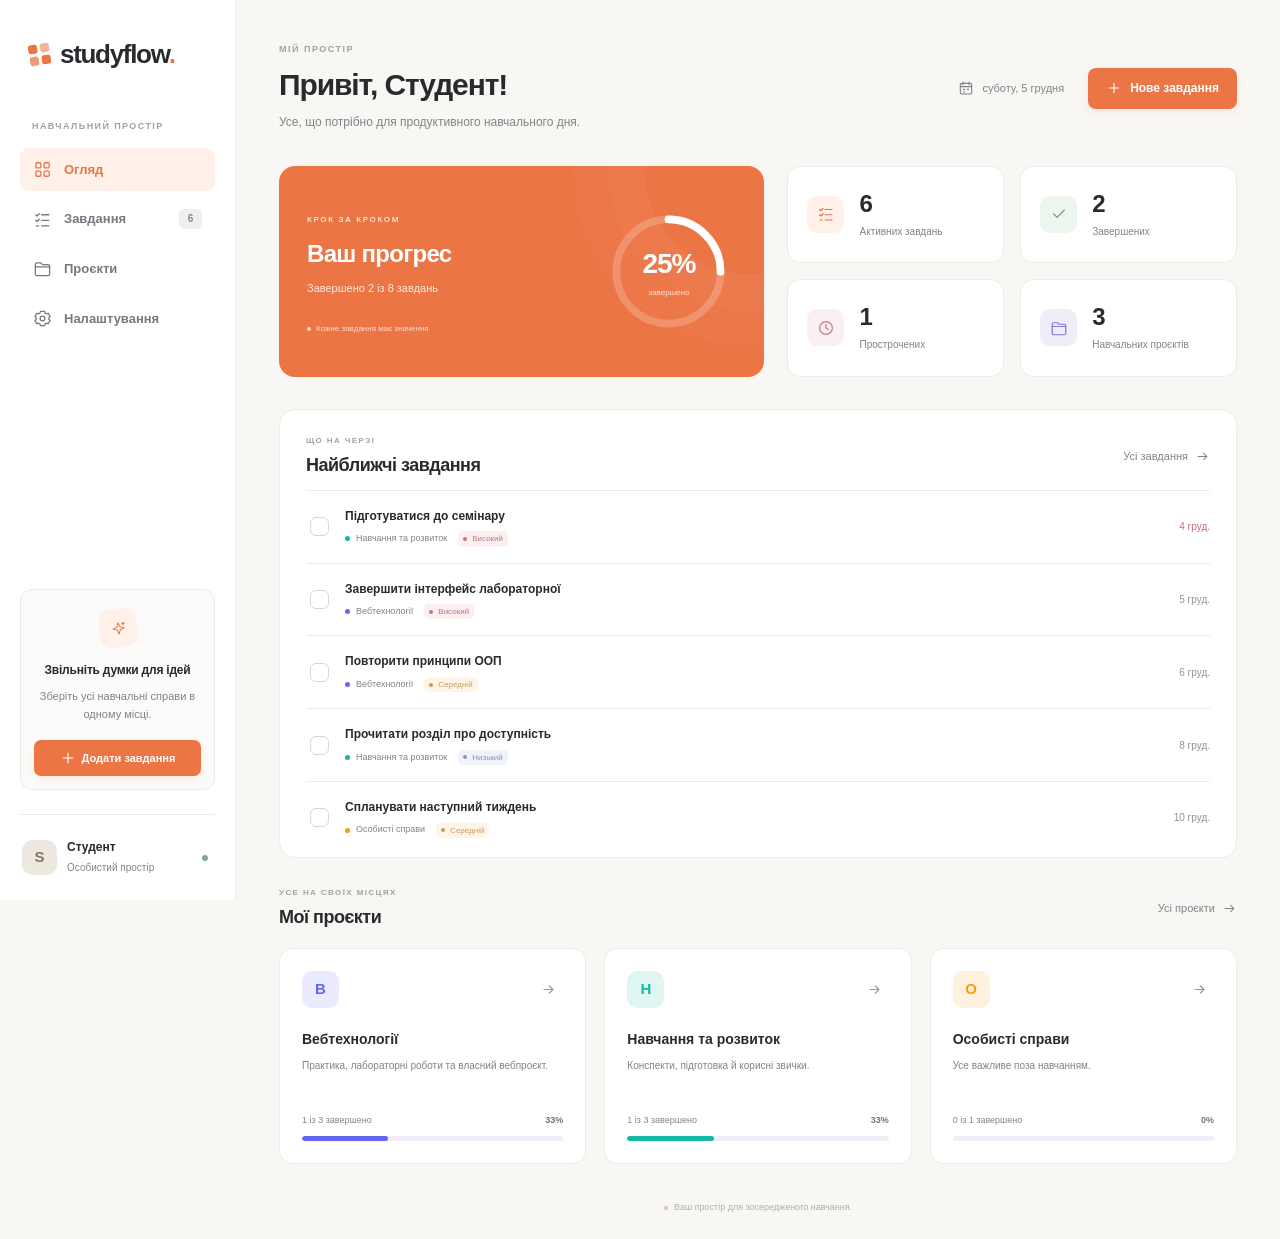
<file: index.html>
<!doctype html>
<html lang="uk">
<head>
  <meta charset="UTF-8">
  <meta name="viewport" content="width=device-width, initial-scale=1.0">
  <meta name="description" content="Studyflow — особистий планувальник навчальних завдань і проєктів. Організовуйте справи, стежте за дедлайнами та своїм прогресом.">
  <meta name="theme-color" content="#f8f7f4">
  <title>Studyflow — навчання у вашому ритмі</title>
  <link rel="stylesheet" href="styles.css">
  <script defer src="js/domain.js"></script>
  <script defer src="js/store.js"></script>
  <script defer src="js/views.js"></script>
  <script defer src="js/app.js"></script>
</head>
<body>
  <a class="skip-link" href="#main" data-control="skip">Перейти до вмісту</a>
  <svg class="svg-symbols" aria-hidden="true" xmlns="http://www.w3.org/2000/svg">
    <symbol id="icon-grid" viewBox="0 0 24 24"><rect x="3.5" y="3.5" width="6.5" height="6.5" rx="1.6"/><rect x="14" y="3.5" width="6.5" height="6.5" rx="1.6"/><rect x="3.5" y="14" width="6.5" height="6.5" rx="1.6"/><rect x="14" y="14" width="6.5" height="6.5" rx="1.6"/></symbol>
    <symbol id="icon-checklist" viewBox="0 0 24 24"><path d="m3.5 6 1.6 1.6L8 4.7M11 6h9M3.5 13l1.6 1.6L8 11.7M11 13h9M4 20h3M11 20h9"/></symbol>
    <symbol id="icon-folder" viewBox="0 0 24 24"><path d="M3 7a2 2 0 0 1 2-2h5l2 2h7a2 2 0 0 1 2 2v10a2 2 0 0 1-2 2H5a2 2 0 0 1-2-2Z"/><path d="M3 10h18"/></symbol>
    <symbol id="icon-settings" viewBox="0 0 24 24"><path d="m9.4 3-.6 2.1-2 .9-2-.6-2.4 4.2L4 11v2l-1.6 1.4 2.4 4.2 2-.6 2 .9.6 2.1h5.2l.6-2.1 2-.9 2 .6 2.4-4.2L20 13v-2l1.6-1.4-2.4-4.2-2 .6-2-.9L14.6 3Z"/><circle cx="12" cy="12" r="3"/></symbol>
    <symbol id="icon-plus" viewBox="0 0 24 24"><path d="M12 5v14M5 12h14"/></symbol>
    <symbol id="icon-arrow" viewBox="0 0 24 24"><path d="M5 12h14m-5-5 5 5-5 5"/></symbol>
    <symbol id="icon-search" viewBox="0 0 24 24"><circle cx="10.5" cy="10.5" r="6.5"/><path d="m16 16 4.5 4.5"/></symbol>
    <symbol id="icon-calendar" viewBox="0 0 24 24"><rect x="3.5" y="5" width="17" height="16" rx="2"/><path d="M7.5 3v4M16.5 3v4M3.5 10h17M8 14h2M14 14h2M8 18h2"/></symbol>
    <symbol id="icon-check" viewBox="0 0 24 24"><path d="m5 12 4.5 4.5L19 7"/></symbol>
    <symbol id="icon-clock" viewBox="0 0 24 24"><circle cx="12" cy="12" r="8.5"/><path d="M12 7v5l3.5 2"/></symbol>
    <symbol id="icon-close" viewBox="0 0 24 24"><path d="m6 6 12 12M18 6 6 18"/></symbol>
    <symbol id="icon-download" viewBox="0 0 24 24"><path d="M12 3v12m-4-4 4 4 4-4M4 16v4h16v-4"/></symbol>
    <symbol id="icon-upload" viewBox="0 0 24 24"><path d="M12 16V4m-4 4 4-4 4 4M4 16v4h16v-4"/></symbol>
    <symbol id="icon-spark" viewBox="0 0 24 24"><path d="m12 3 2.4 6.6L21 12l-6.6 2.4L12 21l-2.4-6.6L3 12l6.6-2.4ZM20 3v4M18 5h4"/></symbol>
    <symbol id="icon-edit" viewBox="0 0 24 24"><path d="m15 4 5 5M4 20l5-1 11-11a2.1 2.1 0 0 0-5-5L4 14Z"/></symbol>
    <symbol id="icon-trash" viewBox="0 0 24 24"><path d="M4 6h16M9 6V3h6v3M6 6l1 15h10l1-15M10 10v7M14 10v7"/></symbol>
  </svg>

  <aside class="sidebar" aria-label="Бічна панель">
    <a class="brand" href="#overview" aria-label="Studyflow — огляд" data-control="brand"><span class="brand-mark" aria-hidden="true"><i></i><i></i><i></i><i></i></span><span>studyflow<span class="brand-dot">.</span></span></a>
    <p class="sidebar-label">НАВЧАЛЬНИЙ ПРОСТІР</p>
    <nav class="navigation" aria-label="Головна навігація">
      <a id="nav-overview" class="nav-link active" href="#overview" data-view="overview" data-control="nav-overview" aria-current="page"><svg class="icon"><use href="#icon-grid"/></svg><span>Огляд</span></a>
      <a id="nav-tasks" class="nav-link" href="#tasks" data-view="tasks" data-control="nav-tasks"><svg class="icon"><use href="#icon-checklist"/></svg><span>Завдання</span><span id="sidebar-task-count" class="nav-count">0</span></a>
      <a id="nav-projects" class="nav-link" href="#projects" data-view="projects" data-control="nav-projects"><svg class="icon"><use href="#icon-folder"/></svg><span>Проєкти</span></a>
      <a id="nav-settings" class="nav-link" href="#settings" data-view="settings" data-control="nav-settings"><svg class="icon"><use href="#icon-settings"/></svg><span>Налаштування</span></a>
    </nav>
    <div class="sidebar-bottom">
      <div class="sidebar-note"><span class="note-illustration" aria-hidden="true"><svg class="icon"><use href="#icon-spark"/></svg></span><strong>Звільніть думки для ідей</strong><p>Зберіть усі навчальні справи в одному місці.</p><button id="sidebar-add-task" class="button primary" type="button" data-control="sidebar-add-task"><svg class="icon"><use href="#icon-plus"/></svg>Додати завдання</button></div>
      <div class="profile"><span class="avatar" aria-hidden="true">S</span><div><strong id="user-name">Студент</strong><span>Особистий простір</span></div><span class="local-dot" title="Дані зберігаються в цьому браузері" aria-label="Локальне сховище"></span></div>
    </div>
  </aside>

  <main id="main" tabindex="-1">
    <p id="fatal-error" class="fatal-error" role="alert" hidden>Не вдалося запустити застосунок. Спробуйте перезавантажити сторінку.</p>
    <section id="view-overview" class="screen" data-screen="overview" aria-labelledby="overview-greeting">
      <header class="page-header"><div><p class="eyebrow">МІЙ ПРОСТІР</p><h1 id="overview-greeting">Привіт, студенте <span class="wave" aria-hidden="true">✳</span></h1><p class="page-subtitle">Усе, що потрібно для продуктивного навчального дня.</p></div><div class="header-actions"><span class="date-label"><svg class="icon"><use href="#icon-calendar"/></svg><span id="overview-date">Сьогодні</span></span><button id="overview-add-task" class="button primary" type="button" data-control="overview-add-task"><svg class="icon"><use href="#icon-plus"/></svg>Нове завдання</button></div></header>

      <div class="summary-grid">
        <section class="progress-card" aria-label="Загальний прогрес"><div class="progress-copy"><span class="progress-eyebrow">КРОК ЗА КРОКОМ</span><h2>Ваш прогрес</h2><p id="progress-caption">Додайте завдання, щоб почати.</p><span class="progress-footnote"><span></span>Кожне завдання має значення</span></div><div class="progress-chart"><svg viewBox="0 0 140 140" aria-hidden="true"><circle class="ring-track" cx="70" cy="70" r="54"/><circle id="progress-ring" class="ring-fill" cx="70" cy="70" r="54" stroke-dasharray="339.292" stroke-dashoffset="339.292"/></svg><div class="ring-value"><strong id="progress-value">0%</strong><span>завершено</span></div></div></section>
        <div class="stats-grid" aria-label="Статистика навчання">
          <div class="stat-card"><span class="stat-icon orange"><svg class="icon"><use href="#icon-checklist"/></svg></span><div><strong id="stat-active">0</strong><span>Активних завдань</span></div></div>
          <div class="stat-card"><span class="stat-icon green"><svg class="icon"><use href="#icon-check"/></svg></span><div><strong id="stat-done">0</strong><span>Завершених</span></div></div>
          <div class="stat-card"><span class="stat-icon rose"><svg class="icon"><use href="#icon-clock"/></svg></span><div><strong id="stat-overdue">0</strong><span>Прострочених</span></div></div>
          <div class="stat-card"><span class="stat-icon purple"><svg class="icon"><use href="#icon-folder"/></svg></span><div><strong id="stat-projects">0</strong><span>Навчальних проєктів</span></div></div>
        </div>
      </div>

      <section class="panel upcoming-panel" aria-labelledby="upcoming-heading"><div class="section-header"><div><span class="section-kicker">ЩО НА ЧЕРЗІ</span><h2 id="upcoming-heading">Найближчі завдання</h2></div><button id="overview-all-tasks" class="text-button" type="button" data-control="overview-all-tasks">Усі завдання<svg class="icon"><use href="#icon-arrow"/></svg></button></div><ul id="overview-upcoming" class="upcoming-list"></ul><div id="overview-empty" class="empty-state" hidden><svg class="icon"><use href="#icon-checklist"/></svg><h3>Час для першого завдання</h3><p>Додайте справу та оберіть дату, щоб бачити її тут.</p></div></section>

      <section class="projects-overview" aria-labelledby="overview-project-heading"><div class="section-header"><div><span class="section-kicker">УСЕ НА СВОЇХ МІСЦЯХ</span><h2 id="overview-project-heading">Мої проєкти</h2></div><button id="overview-all-projects" class="text-button" type="button" data-control="overview-all-projects">Усі проєкти<svg class="icon"><use href="#icon-arrow"/></svg></button></div><div id="overview-projects" class="project-grid"></div></section>
      <footer class="screen-footer"><span class="footer-dot"></span>Ваш простір для зосередженого навчання.</footer>
    </section>

    <section id="view-tasks" class="screen" data-screen="tasks" aria-labelledby="tasks-heading" hidden>
      <header class="page-header"><div><p class="eyebrow">ПЛАНУЙТЕ ТА ВИКОНУЙТЕ</p><h1 id="tasks-heading">Мої завдання<span class="heading-dot">.</span></h1><p class="page-subtitle">Розкладіть великі цілі на зрозумілі кроки.</p></div><button id="task-add" class="button primary" type="button" data-control="task-add"><svg class="icon"><use href="#icon-plus"/></svg>Нове завдання</button></header>
      <form id="task-filters" class="filters" role="search" aria-label="Пошук і фільтри завдань"><div class="search-field"><label class="sr-only" for="task-search">Знайти завдання</label><svg class="icon" aria-hidden="true"><use href="#icon-search"/></svg><input id="task-search" type="search" placeholder="Знайти завдання…" autocomplete="off" data-control="task-search"></div><div class="filter-field"><label for="filter-status">Статус</label><select id="filter-status" data-control="filter-status"><option value="all">Усі статуси</option><option value="todo">Заплановано</option><option value="in_progress">У процесі</option><option value="done">Завершено</option></select></div><div class="filter-field"><label for="filter-priority">Пріоритет</label><select id="filter-priority" data-control="filter-priority"><option value="all">Усі пріоритети</option><option value="high">Високий</option><option value="medium">Середній</option><option value="low">Низький</option></select></div><div class="filter-field"><label for="filter-project">Проєкт</label><select id="filter-project" data-control="filter-project"><option value="all">Усі проєкти</option><option value="none">Без проєкту</option></select></div><div class="filter-field"><label for="task-sort">Сортувати за</label><select id="task-sort" data-control="task-sort"><option value="dueDate">Дедлайном</option><option value="priority">Пріоритетом</option><option value="createdAt">Датою створення</option><option value="title">Назвою</option></select></div><button id="clear-filters" class="text-button clear-filters" type="button" data-control="clear-filters">Скинути</button></form>
      <section class="panel tasks-panel" aria-label="Список завдань"><div class="list-caption"><h2>Список завдань</h2><span id="task-count" class="count-label">0 завдань</span></div><div class="table-scroll"><table class="task-table"><thead><tr><th scope="col">Завдання</th><th scope="col">Проєкт</th><th scope="col">Пріоритет</th><th scope="col">Статус</th><th scope="col">Дедлайн</th><th scope="col"><span class="sr-only">Дії</span></th></tr></thead><tbody id="task-list"></tbody></table></div><div id="task-empty" class="empty-state" hidden><svg class="icon"><use href="#icon-checklist"/></svg><h3>Тут поки немає завдань</h3><p>Додайте нове завдання або змініть умови пошуку.</p></div></section>
    </section>

    <section id="view-projects" class="screen" data-screen="projects" aria-labelledby="projects-heading" hidden>
      <header class="page-header"><div><p class="eyebrow">ВІД ІДЕЇ ДО РЕЗУЛЬТАТУ</p><h1 id="projects-heading">Мої проєкти<span class="heading-dot">.</span></h1><p class="page-subtitle">Об’єднуйте пов’язані завдання та спостерігайте за прогресом.</p></div><button id="project-add" class="button primary" type="button" data-control="project-add"><svg class="icon"><use href="#icon-plus"/></svg>Новий проєкт</button></header>
      <div class="project-toolbar"><div class="search-field"><label class="sr-only" for="project-search">Знайти проєкт</label><svg class="icon" aria-hidden="true"><use href="#icon-search"/></svg><input id="project-search" type="search" placeholder="Знайти проєкт…" autocomplete="off" data-control="project-search"></div><span id="project-count" class="count-label">0 проєктів</span></div><div id="project-list" class="project-grid full-project-grid"></div><div id="project-empty" class="empty-state panel" hidden><svg class="icon"><use href="#icon-folder"/></svg><h2>Тут починаються великі ідеї</h2><p>Створіть проєкт, щоб зібрати його завдання разом.</p></div>
    </section>

    <section id="view-settings" class="screen" data-screen="settings" aria-labelledby="settings-heading" hidden>
      <header class="page-header"><div><p class="eyebrow">ПРОСТІР, ЯКИЙ ПІДХОДИТЬ ВАМ</p><h1 id="settings-heading">Налаштування<span class="heading-dot">.</span></h1><p class="page-subtitle">Трохи персоналізації для комфортної роботи.</p></div></header>
      <div class="settings-layout"><form id="settings-form" class="panel settings-panel"><div class="settings-title"><span class="stat-icon purple"><svg class="icon"><use href="#icon-settings"/></svg></span><div><h2>Особисті налаштування</h2><p>Оберіть, як виглядатиме ваш Studyflow.</p></div></div><div class="form-field"><label for="settings-name">Ваше ім’я</label><input id="settings-name" type="text" required maxlength="80" autocomplete="given-name" placeholder="Як до вас звертатися?" data-control="settings-name"></div><div class="form-grid"><div class="form-field"><label for="settings-theme">Оформлення</label><select id="settings-theme" data-control="settings-theme"><option value="light">Світле</option><option value="dark">Темне</option><option value="system">Як у системі</option></select></div><div class="form-field"><label for="settings-default-view">Початковий розділ</label><select id="settings-default-view" data-control="settings-default-view"><option value="overview">Огляд</option><option value="tasks">Завдання</option><option value="projects">Проєкти</option></select></div></div><label class="checkbox-label" for="settings-show-completed"><input id="settings-show-completed" type="checkbox" data-control="settings-show-completed"><span><strong>Показувати завершені завдання</strong><small>Залишати виконані справи у списку завдань.</small></span></label><div class="settings-form-footer"><button id="settings-save" class="button primary" type="submit" data-control="settings-save">Зберегти налаштування</button></div></form>
      <section class="panel data-panel" aria-labelledby="data-heading"><div class="settings-title"><span class="stat-icon orange"><svg class="icon"><use href="#icon-folder"/></svg></span><div><h2 id="data-heading">Ваші дані</h2><p>Керуйте копіями свого простору.</p></div></div><p class="data-note">Завдання, проєкти й налаштування зберігаються лише в цьому браузері. Експортуйте резервну копію, щоб перенести їх на інший пристрій.</p><div class="data-buttons"><button id="data-export" class="button secondary" type="button" data-control="data-export"><svg class="icon"><use href="#icon-download"/></svg>Експортувати JSON</button><label id="data-import-label" class="button secondary import-label" for="data-import"><svg class="icon"><use href="#icon-upload"/></svg>Імпортувати JSON<input id="data-import" class="file-input" type="file" accept="application/json,.json" data-control="data-import"></label></div><div class="data-section"><h3>Знайомство із застосунком</h3><p>Додайте приклади навчальних проєктів та завдань.</p><button id="data-demo" class="button secondary" type="button" data-control="data-demo"><svg class="icon"><use href="#icon-spark"/></svg>Завантажити приклад</button></div><div class="data-section danger-zone"><h3>Очистити простір</h3><p>Видалити всі завдання та проєкти з цього браузера.</p><button id="data-clear" class="button danger" type="button" data-control="data-clear">Видалити всі дані</button></div></section></div>
    </section>
  </main>

  <dialog id="task-dialog" aria-labelledby="task-dialog-title"><form id="task-form" novalidate><div class="dialog-header"><div><p class="eyebrow">НАСТУПНИЙ КРОК</p><h2 id="task-dialog-title">Нове завдання</h2></div><button id="task-close" class="icon-button" type="button" aria-label="Закрити вікно завдання" data-control="task-close"><svg class="icon"><use href="#icon-close"/></svg></button></div><div class="dialog-body"><div class="form-field"><label for="task-title">Назва завдання <span class="required" aria-hidden="true">*</span></label><input id="task-title" name="title" type="text" required maxlength="120" placeholder="Що потрібно зробити?" autofocus data-control="task-title"></div><div class="form-field"><label for="task-description">Опис <span class="optional">необов’язково</span></label><textarea id="task-description" name="description" maxlength="2000" rows="3" placeholder="Деталі, нотатки або корисні посилання…" data-control="task-description"></textarea></div><div class="form-grid"><div class="form-field"><label for="task-status">Статус</label><select id="task-status" name="status" data-control="task-status"><option value="todo">Заплановано</option><option value="in_progress">У процесі</option><option value="done">Завершено</option></select></div><div class="form-field"><label for="task-priority">Пріоритет</label><select id="task-priority" name="priority" data-control="task-priority"><option value="low">Низький</option><option value="medium" selected>Середній</option><option value="high">Високий</option></select></div><div class="form-field"><label for="task-project">Проєкт</label><select id="task-project" name="projectId" data-control="task-project"><option value="">Без проєкту</option></select></div><div class="form-field"><label for="task-due-date">Дедлайн <span class="optional">необов’язково</span></label><input id="task-due-date" name="dueDate" type="date" data-control="task-due-date"></div></div><p id="task-error" class="form-error" role="alert"></p></div><div class="dialog-footer"><button id="task-cancel" class="button secondary" type="button" data-control="task-cancel">Скасувати</button><button id="task-save" class="button primary" type="submit" data-control="task-save">Створити завдання</button></div></form></dialog>

  <dialog id="project-dialog" aria-labelledby="project-dialog-title"><form id="project-form" novalidate><div class="dialog-header"><div><p class="eyebrow">НОВИЙ ПОЧАТОК</p><h2 id="project-dialog-title">Новий проєкт</h2></div><button id="project-close" class="icon-button" type="button" aria-label="Закрити вікно проєкту" data-control="project-close"><svg class="icon"><use href="#icon-close"/></svg></button></div><div class="dialog-body"><div class="form-field"><label for="project-name">Назва проєкту <span class="required" aria-hidden="true">*</span></label><input id="project-name" name="name" type="text" required maxlength="80" placeholder="Наприклад, Курсова робота" autofocus data-control="project-name"></div><div class="form-field"><label for="project-description">Опис <span class="optional">необов’язково</span></label><textarea id="project-description" name="description" maxlength="1000" rows="3" placeholder="Яку мету ви хочете досягти?" data-control="project-description"></textarea></div><div class="form-field"><label for="project-color">Колір проєкту</label><select id="project-color" name="color" data-control="project-color"><option value="#8875d9">Лавандовий</option><option value="#e8a44e">Бурштиновий</option><option value="#7ca38a">Шавлієвий</option><option value="#5d9cba">Блакитний</option><option value="#d17786">Рожевий</option></select></div><p id="project-error" class="form-error" role="alert"></p></div><div class="dialog-footer"><button id="project-cancel" class="button secondary" type="button" data-control="project-cancel">Скасувати</button><button id="project-save" class="button primary" type="submit" data-control="project-save">Створити проєкт</button></div></form></dialog>

  <dialog id="confirm-dialog" class="confirm-dialog" aria-labelledby="confirm-title" aria-describedby="confirm-message"><div class="dialog-header"><h2 id="confirm-title">Підтвердіть дію</h2></div><div class="dialog-body"><p id="confirm-message">Ви впевнені, що хочете продовжити?</p></div><div class="dialog-footer"><button id="confirm-cancel" class="button secondary" type="button" data-control="confirm-cancel">Скасувати</button><button id="confirm-accept" class="button danger" type="button" data-control="confirm-accept">Підтвердити</button></div></dialog>
  <div id="toast" class="toast" role="status" aria-live="polite" hidden></div>
  <noscript><div class="noscript-message">Для роботи Studyflow увімкніть JavaScript у браузері.</div></noscript>
</body>
</html>
</file>
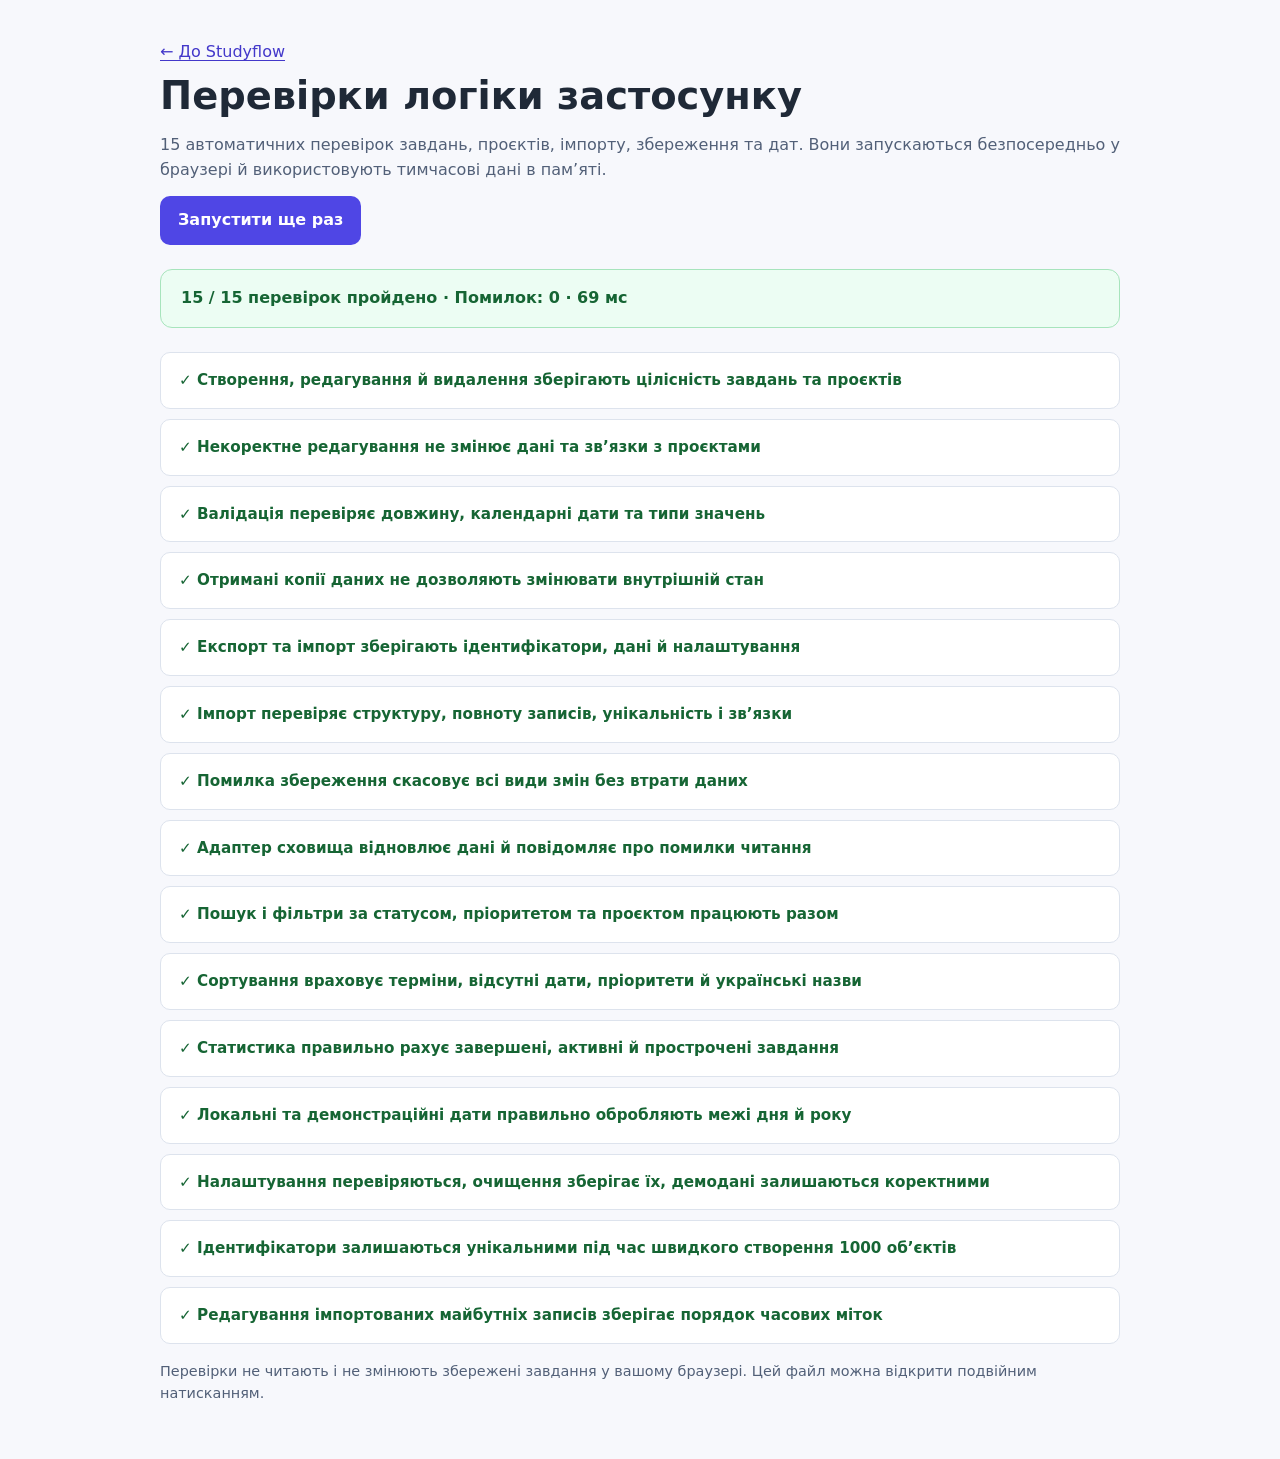
<file: tests/index.html>
<!doctype html>
<html lang="uk">
<head>
  <meta charset="utf-8">
  <meta name="viewport" content="width=device-width, initial-scale=1">
  <title>Studyflow: перевірки</title>
  <style>
    :root { font-family: system-ui, sans-serif; color: #1f2937; background: #f7f8fc; line-height: 1.55; }
    body { max-width: 960px; margin: 0 auto; padding: 40px 24px; }
    h1 { margin: 8px 0; line-height: 1.2; font-size: clamp(1.7rem, 4vw, 2.4rem); }
    p { margin: 14px 0; color: #526078; }
    a { color: #4338ca; text-underline-offset: 3px; }
    button { border: 0; padding: 12px 18px; border-radius: 10px; background: #4f46e5; color: white; font: inherit; font-weight: 650; cursor: pointer; }
    button:hover { background: #4338ca; }
    button:focus-visible, a:focus-visible { outline: 3px solid #f59e0b; outline-offset: 4px; }
    .summary { margin: 24px 0; padding: 16px 20px; border: 1px solid; border-radius: 12px; font-weight: 700; }
    .summary.pass { color: #166534; background: #ecfdf3; border-color: #a7e4bc; }
    .summary.fail { color: #991b1b; background: #fff1f2; border-color: #fecdd3; }
    ol { padding: 0; list-style: none; display: grid; gap: 10px; }
    li { background: white; border: 1px solid #dde3ed; border-radius: 10px; padding: 15px 18px; }
    li.pass strong { color: #166534; }
    li.fail { border-color: #f3a5ad; background: #fff5f6; }
    li.fail strong { color: #991b1b; }
    strong { font-size: .95rem; }
    pre { white-space: pre-wrap; overflow-wrap: anywhere; color: #991b1b; margin: 12px 0 0; font-size: .85rem; }
    .hint { font-size: .9rem; }
  </style>
  <script defer src="../js/domain.js"></script>
  <script defer src="../js/store.js"></script>
  <script defer src="tests.js"></script>
</head>
<body>
  <a href="../index.html">← До Studyflow</a>
  <h1>Перевірки логіки застосунку</h1>
  <p>15 автоматичних перевірок завдань, проєктів, імпорту, збереження та дат. Вони запускаються безпосередньо у браузері й використовують тимчасові дані в пам’яті.</p>
  <button id="run-tests" type="button">Запустити ще раз</button>
  <p class="summary" id="summary" role="status" aria-live="polite">Виконуємо перевірки…</p>
  <noscript><p>Для запуску перевірок увімкніть JavaScript у браузері.</p></noscript>
  <ol id="results" aria-label="Результати перевірок"></ol>
  <p class="hint">Перевірки не читають і не змінюють збережені завдання у вашому браузері. Цей файл можна відкрити подвійним натисканням.</p>
</body>
</html>
</file>
<file: styles.css>
@charset "UTF-8";
:root{color-scheme:light;--canvas:#f8f7f4;--surface:#fff;--surface-soft:#fcfbf9;--text:#282a2d;--muted:#82838a;--border:#ecebe8;--accent:#ec7545;--accent-hover:#d86436;--accent-soft:#fff0e9;--purple:#8875d9;--purple-soft:#f0edf9;--green:#6e9b83;--green-soft:#edf5ef;--rose:#c77c87;--rose-soft:#fbf0f1;--shadow:0 8px 32px #352c2010;--radius:16px;--sidebar:236px;font-family:-apple-system,BlinkMacSystemFont,"Segoe UI",Inter,Arial,sans-serif;font-size:14px;line-height:1.5;font-synthesis:none}
*{box-sizing:border-box}body{margin:0;background:var(--canvas);color:var(--text)}button,input,select,textarea{font:inherit}button,a,input,select,textarea{-webkit-tap-highlight-color:transparent}button{cursor:pointer}a{color:inherit;text-decoration:none}button,select,input,textarea{color:inherit}button{line-height:1.35}button:disabled{opacity:.5;cursor:not-allowed}button svg,a svg{flex-shrink:0}h1,h2,h3,p{margin:0}h1{font-size:30px;font-weight:650;letter-spacing:-1.1px;line-height:1.25}h2{font-size:18px;letter-spacing:-.45px;font-weight:650;line-height:1.4}h3{font-size:15px;font-weight:600}svg{display:block}.icon{width:20px;height:20px;stroke:currentColor;stroke-width:1.65;fill:none;stroke-linecap:round;stroke-linejoin:round}.svg-symbols{position:absolute;width:0;height:0;overflow:hidden}.sr-only{position:absolute;width:1px;height:1px;padding:0;margin:-1px;overflow:hidden;clip:rect(0,0,0,0);white-space:nowrap;border:0}[hidden]{display:none!important}:focus-visible{outline:3px solid #a291e9;outline-offset:4px}input:focus-visible,select:focus-visible,textarea:focus-visible{outline-offset:1px}.skip-link{position:fixed;top:12px;left:12px;z-index:1000;padding:12px 18px;border-radius:9px;background:var(--text);color:var(--surface);transform:translateY(-150%)}.skip-link:focus{transform:translateY(0)}
.sidebar{width:var(--sidebar);position:fixed;inset:0 auto 0 0;background:var(--surface);border-right:1px solid var(--border);display:flex;flex-direction:column;padding:35px 20px 0;z-index:10}.brand{display:flex;align-items:center;gap:10px;margin-left:9px;font-size:26px;font-weight:750;letter-spacing:-1.3px;width:fit-content}.brand-dot{color:var(--accent)}.brand-mark{display:grid;grid-template-columns:repeat(2,9px);grid-template-rows:repeat(2,9px);gap:3px;transform:rotate(-9deg)}.brand-mark i{background:var(--accent);border-radius:2.5px}.brand-mark i:nth-child(2){opacity:.55}.brand-mark i:nth-child(3){opacity:.75}.sidebar-label{font-size:9px;letter-spacing:1.4px;color:#a1a1a6;font-weight:650;margin:46px 12px 14px}.navigation{display:grid;gap:6px}.nav-link{display:flex;align-items:center;gap:12px;padding:12px 13px;border-radius:9px;color:#777981;font-size:13px;font-weight:550;transition:background .15s,color .15s}.nav-link:hover{background:var(--surface-soft);color:var(--text)}.nav-link.active,.nav-link[aria-current="page"]{background:var(--accent-soft);color:var(--accent)}.nav-link .icon{width:19px;height:19px}.nav-count{font-size:10px;line-height:20px;min-width:23px;text-align:center;background:#f0efed;border-radius:5px;color:#86858b;margin-left:auto}.active .nav-count{background:#ffe1d2;color:var(--accent)}.sidebar-bottom{margin-top:auto;padding-top:40px}.sidebar-note{position:relative;background:var(--surface-soft);border:1px solid var(--border);border-radius:12px;padding:19px 13px 13px;text-align:center}.note-illustration{display:flex;align-items:center;justify-content:center;color:var(--accent);width:38px;height:38px;margin:0 auto 12px;border-radius:11px;background:var(--accent-soft);transform:rotate(-7deg)}.note-illustration .icon{width:23px;height:23px}.sidebar-note strong{font-size:12px;letter-spacing:-.2px;font-weight:600}.sidebar-note p{font-size:11px;line-height:1.7;color:var(--muted);margin:7px 0 16px}.sidebar-note .button{width:100%;min-height:36px;font-size:11px;padding:8px 7px;gap:6px;border-radius:7px}.sidebar-note .icon{width:15px;height:15px}.profile{display:flex;align-items:center;gap:10px;padding:23px 2px;border-top:1px solid var(--border);margin-top:24px}.avatar{width:35px;height:35px;display:flex;align-items:center;justify-content:center;border-radius:11px;background:#eee9e0;color:#847865;font-size:15px;font-weight:600}.profile strong{display:block;font-size:12px;max-width:120px;overflow:hidden;text-overflow:ellipsis;white-space:nowrap}.profile div>span{font-size:10px;color:var(--muted)}.local-dot{width:6px;height:6px;background:#83a78b;border-radius:50%;margin-left:auto;margin-right:5px}
main{margin-left:var(--sidebar);padding:43px 43px 24px;max-width:1736px;min-height:100vh}.screen{max-width:1216px;margin:0 auto}.page-header{display:flex;justify-content:space-between;align-items:center;gap:24px;margin-bottom:32px;min-height:78px}.eyebrow,.section-kicker{display:block;color:#a3a1a4;font-size:9px;font-weight:650;letter-spacing:1.5px;line-height:1.5;margin-bottom:9px}.page-subtitle{color:var(--muted);font-size:12px;margin-top:9px;line-height:1.8}.wave{color:var(--accent);display:inline-block;font-size:28px;vertical-align:1px;margin-left:5px}.heading-dot{color:var(--accent)}.header-actions{display:flex;align-items:center;gap:24px}.date-label{display:flex;align-items:center;gap:8px;color:var(--muted);font-size:11px;white-space:nowrap}.date-label .icon{width:16px;height:16px}.button{display:inline-flex;align-items:center;justify-content:center;gap:8px;min-height:41px;padding:11px 17px;border:1px solid transparent;border-radius:8px;font-size:12px;font-weight:600;white-space:nowrap;transition:background .15s,box-shadow .15s,transform .15s}.button .icon{width:16px;height:16px}.button:hover{transform:translateY(-1px)}.button:active{transform:translateY(0)}.button.primary{background:var(--accent);color:#fff;box-shadow:0 4px 9px #ec75451a}.button.primary:hover{background:var(--accent-hover)}.button.secondary{background:var(--surface);border-color:var(--border);color:#676872}.button.secondary:hover{background:var(--surface-soft);border-color:#d3d0cc}.button.danger{background:var(--rose-soft);border-color:#efd1d6;color:#b54c5b}.button.danger:hover{background:#f5dfe3}.text-button{border:0;background:transparent;color:var(--muted);padding:8px 0 8px 12px;display:inline-flex;align-items:center;justify-content:center;gap:7px;font-size:11px;font-weight:500;white-space:nowrap}.text-button .icon{width:15px;height:15px}.text-button:hover{color:var(--accent)}
.summary-grid{display:grid;grid-template-columns:minmax(340px,1.08fr) minmax(360px,1fr);gap:23px;margin-bottom:32px}.progress-card{position:relative;isolation:isolate;overflow:hidden;display:flex;justify-content:space-between;align-items:center;background:var(--accent);color:#fff;border-radius:var(--radius);padding:30px 28px;min-height:211px;gap:12px}.progress-card::after{content:"";position:absolute;z-index:-1;width:210px;height:210px;border:1px solid #ffffff12;border-radius:50%;right:-91px;top:-102px;box-shadow:0 0 0 35px #ffffff06,0 0 0 70px #ffffff04}.progress-eyebrow{font-size:8px;letter-spacing:1.6px;font-weight:600;color:#ffe1d3}.progress-copy h2{font-size:24px;letter-spacing:-.7px;margin-top:9px}.progress-copy>p{font-size:11px;line-height:1.8;color:#ffe9df;margin-top:8px;max-width:200px}.progress-footnote{font-size:8px;color:#ffddd0;margin-top:24px;display:flex;align-items:center;gap:5px}.progress-footnote>span{width:4px;height:4px;background:#ffdbc9;border-radius:50%}.progress-chart{position:relative;width:135px;min-width:135px;height:135px}.progress-chart svg{width:100%;height:100%;transform:rotate(-90deg)}.ring-track,.ring-fill{fill:none;stroke-width:8}.ring-track{stroke:#ffffff33}.ring-fill{stroke:#fff;stroke-linecap:round;transition:stroke-dashoffset .45s ease}.ring-value{position:absolute;inset:0;display:flex;flex-direction:column;align-items:center;justify-content:center}.ring-value strong{font-size:28px;font-weight:650;letter-spacing:-1px}.ring-value span{font-size:8px;color:#ffe5d9;margin-top:2px}.stats-grid{display:grid;grid-template-columns:1fr 1fr;gap:16px}.stat-card{display:flex;align-items:center;gap:15px;background:var(--surface);border:1px solid var(--border);border-radius:13px;padding:20px 19px}.stat-icon{width:37px;min-width:37px;height:37px;display:flex;align-items:center;justify-content:center;border-radius:10px}.stat-icon .icon{width:18px;height:18px}.orange{background:var(--accent-soft);color:var(--accent)}.purple{background:var(--purple-soft);color:var(--purple)}.green{background:var(--green-soft);color:var(--green)}.rose{background:var(--rose-soft);color:var(--rose)}.stat-card strong{font-size:24px;font-weight:650;line-height:1.2;letter-spacing:-.8px;display:block}.stat-card div>span{font-size:10px;color:var(--muted);display:block;margin-top:5px;white-space:nowrap}.panel{background:var(--surface);border:1px solid var(--border);border-radius:var(--radius)}.section-header{display:flex;align-items:center;justify-content:space-between;gap:16px;margin-bottom:22px}.section-kicker{font-size:8px;letter-spacing:1.4px;margin-bottom:6px}.section-header h2{font-size:18px;letter-spacing:-.5px}.upcoming-panel{padding:25px 26px 3px;margin-bottom:29px}.upcoming-panel .section-header{margin-bottom:12px}.upcoming-list{list-style:none;padding:0;margin:0}.upcoming-item{display:flex;align-items:center;gap:13px;min-height:72px;border-top:1px solid var(--border);padding:16px 0}.upcoming-check,.task-check{appearance:none;flex-shrink:0;width:19px;height:19px;padding:0;border:1.5px solid #d8d8dc;border-radius:6px;background:transparent;display:inline-flex;align-items:center;justify-content:center;color:#fff;cursor:pointer;transition:background .15s,border-color .15s}.upcoming-check:hover,.task-check:hover{border-color:var(--accent);background:var(--accent-soft)}.upcoming-check:checked,.task-check:checked,.upcoming-check.done,.task-check.done,.task-check[aria-checked="true"],.upcoming-check[aria-checked="true"]{background:var(--green);border-color:var(--green)}.task-check:checked::after,.upcoming-check:checked::after{content:"✓";font-size:12px}.task-check svg,.upcoming-check svg{width:13px;height:13px}.upcoming-details{min-width:0;flex:1}.upcoming-details strong,.upcoming-details .task-title{font-size:12px;font-weight:550;display:block}.upcoming-details>span,.upcoming-details small,.upcoming-details .task-meta{font-size:9px;color:var(--muted);display:block;margin-top:5px}.upcoming-date{font-size:10px;color:#92929a;display:flex;align-items:center;gap:6px;white-space:nowrap;margin-left:auto}.upcoming-date .icon{width:13px;height:13px}.upcoming-date.overdue,.overdue .upcoming-date,.date-overdue{color:#c96d76}.upcoming-item>.badge{margin-left:12px}.projects-overview .section-header{margin-bottom:18px}.project-grid{display:grid;grid-template-columns:repeat(3,minmax(0,1fr));gap:18px}.project-card{position:relative;background:var(--surface);border:1px solid var(--border);border-radius:13px;padding:22px;min-width:0;transition:transform .2s,border-color .2s,box-shadow .2s}.project-card:hover{border-color:#d8d2e8;box-shadow:0 6px 18px #342b1810;transform:translateY(-2px)}.project-top{display:flex;align-items:center;justify-content:space-between;gap:12px;margin-bottom:21px}.project-color{color:var(--project-color,var(--purple));background:color-mix(in srgb,var(--project-color,var(--purple)) 13%,var(--surface));width:37px;min-width:37px;height:37px;border-radius:10px;display:inline-flex;align-items:center;justify-content:center}.project-color .icon{width:18px;height:18px}.project-actions{display:flex;gap:3px;margin-left:auto}.project-card h3{font-size:14px;letter-spacing:-.3px;margin-bottom:6px;overflow-wrap:anywhere}.project-card>p,.project-description{font-size:10px;color:var(--muted);line-height:1.8;min-height:35px;margin-bottom:22px;overflow-wrap:anywhere}.project-card .project-meta,.project-progress-label{display:flex;justify-content:space-between;gap:10px;font-size:9px;color:var(--muted);margin-bottom:9px}.project-card .project-meta strong,.project-progress-label strong{font-weight:550;color:#777181}.progress-track{height:5px;background:var(--purple-soft);border-radius:100px;overflow:hidden}.progress-fill{height:100%;background:var(--project-color,var(--purple));border-radius:100px;transition:width .3s ease}.project-footer{display:flex;align-items:center;justify-content:space-between;gap:10px;border-top:1px solid var(--border);padding-top:14px;margin-top:17px;font-size:9px;color:var(--muted)}.project-task-count{font-size:10px;color:var(--muted)}.project-card .button{font-size:10px;padding:7px 10px;min-height:31px}.screen-footer{display:flex;justify-content:center;align-items:center;gap:6px;color:#b0adb0;font-size:9px;margin-top:37px}.footer-dot{width:4px;height:4px;background:#d8c4b6;border-radius:50%}
.filters{display:grid;grid-template-columns:minmax(160px,1.5fr) repeat(4,minmax(105px,1fr)) auto;align-items:end;gap:12px;margin-bottom:25px}.search-field{position:relative;display:flex;align-items:center;min-width:0}.search-field>.icon{position:absolute;left:13px;top:50%;transform:translateY(-50%);width:16px;height:16px;color:#a3a1a8;pointer-events:none}.search-field input{padding-left:39px;width:100%;height:41px;background:var(--surface);font-size:11px}.filter-field label{display:block;font-size:10px;color:var(--muted);margin:0 0 6px 2px}.filter-field select{font-size:10px;min-height:41px;padding-left:10px;padding-right:25px;background-position:right 8px center}.clear-filters{align-self:end;min-height:41px;font-size:10px;padding-left:4px}.list-caption{display:flex;align-items:center;justify-content:space-between;padding:22px 24px 18px}.list-caption h2{font-size:14px}.count-label{font-size:11px;color:var(--muted)}.table-scroll{width:100%;overflow-x:auto;border-radius:0 0 var(--radius) var(--radius)}.task-table{width:100%;border-collapse:collapse;text-align:left;min-width:755px}.task-table th{font-size:9px;font-weight:500;color:#95939c;background:var(--surface-soft);padding:12px 13px;border-top:1px solid var(--border);border-bottom:1px solid var(--border);white-space:nowrap}.task-table th:first-child{padding-left:24px;width:34%}.task-table th:last-child{width:77px;padding-right:24px}.task-table td{padding:20px 13px;border-bottom:1px solid var(--border);font-size:10px;color:#777681;vertical-align:middle}.task-table tr:last-child td{border-bottom:0}.task-table td:first-child{padding-left:24px}.task-table td:last-child{padding-right:20px;white-space:nowrap}.task-table .task-row:hover{background:var(--surface-soft)}.task-main{display:flex;align-items:center;gap:12px;min-width:200px}.task-main>div{min-width:0}.task-title{font-size:12px;font-weight:550;color:var(--text);overflow-wrap:anywhere}.task-title button{border:0;background:none;color:inherit;text-align:left;padding:0;font:inherit}.task-title button:hover{color:var(--accent)}.task-meta{font-size:10px;color:var(--muted);margin-top:4px;overflow-wrap:anywhere;max-width:310px}.task-row.is-done .task-title,.task-row.done .task-title,.task-row.completed .task-title{text-decoration:line-through;color:var(--muted)}.badge{display:inline-flex;align-items:center;gap:5px;padding:4px 8px;border-radius:5px;white-space:nowrap;font-size:9px;line-height:1.4;font-weight:500}.status-todo{background:#f2f1ee;color:#929087}.status-in_progress{background:#fff2e4;color:#cb984e}.status-done{background:var(--green-soft);color:var(--green)}.priority-high{background:#fceff0;color:#c17780}.priority-medium{background:#fff5e6;color:#c69b5e}.priority-low{background:#f0f3fb;color:#8294b8}.priority-high::before,.priority-medium::before,.priority-low::before{content:"";width:4px;height:4px;border-radius:50%;background:currentColor}.project-tag{display:inline-flex;align-items:center;gap:6px;font-size:10px}.project-tag::before{content:"";width:5px;height:5px;background:var(--project-color,var(--purple));border-radius:50%;flex-shrink:0}.task-actions{display:flex;gap:2px;align-items:center;justify-content:flex-end}.icon-button{display:inline-flex;align-items:center;justify-content:center;padding:6px;width:29px;height:29px;min-width:29px;border:0;border-radius:6px;background:transparent;color:#9996a0;transition:background .15s,color .15s}.icon-button .icon{width:15px;height:15px}.icon-button:hover{background:var(--purple-soft);color:var(--purple)}.icon-button.danger:hover,.icon-button[data-action="delete-task"]:hover,.icon-button[data-action="delete-project"]:hover{color:#bc6573;background:var(--rose-soft)}.empty-state{padding:48px 24px 52px;text-align:center;color:var(--muted)}.empty-state>.icon{margin:0 auto 17px;width:40px;height:40px;padding:9px;box-sizing:content-box;border-radius:15px;background:var(--purple-soft);color:var(--purple);stroke-width:1.4}.empty-state h2,.empty-state h3{font-size:16px;color:var(--text);margin-bottom:8px}.empty-state p{font-size:12px;line-height:1.8}.empty-state .button{margin-top:20px}.project-toolbar{display:flex;justify-content:space-between;align-items:center;gap:24px;margin-bottom:24px}.project-toolbar .search-field{width:300px}.full-project-grid{gap:22px}.full-project-grid .project-card{padding:25px;min-height:247px}
input,select,textarea{width:100%;border:1px solid #e4e2df;border-radius:7px;background:var(--surface);padding:11px 12px;font-size:12px;line-height:1.4;transition:border-color .15s,box-shadow .15s}input::placeholder,textarea::placeholder{color:#afadb3}input:hover,select:hover,textarea:hover{border-color:#cfcbd1}input:focus,select:focus,textarea:focus{border-color:#a797d7;box-shadow:0 0 0 3px #8875d910}select{appearance:none;background-image:url("data:image/svg+xml,%3Csvg xmlns='http://www.w3.org/2000/svg' width='12' height='8' viewBox='0 0 12 8'%3E%3Cpath d='m2 2 4 4 4-4' fill='none' stroke='%23938d97' stroke-width='1.4' stroke-linecap='round' stroke-linejoin='round'/%3E%3C/svg%3E");background-repeat:no-repeat;background-position:right 12px center;padding-right:35px;cursor:pointer}textarea{resize:vertical;min-height:88px}.form-field{margin-bottom:20px}.form-field label{display:block;font-size:11px;font-weight:550;margin-bottom:8px}.form-field label .optional{font-size:10px;font-weight:400;color:#a3a0aa;margin-left:6px}.required{color:var(--accent)}.form-grid{display:grid;grid-template-columns:1fr 1fr;gap:0 18px}.form-error{font-size:12px;color:#b84d5f;line-height:1.6;margin-top:0}.form-error:empty{display:none}.form-field input[aria-invalid="true"]{border-color:#d48491;background:#fff9fa}.settings-layout{display:grid;grid-template-columns:minmax(0,1.15fr) minmax(0,1fr);gap:24px;align-items:start}.settings-panel,.data-panel{padding:27px}.settings-title{display:flex;align-items:center;gap:13px;margin-bottom:27px}.settings-title h2{font-size:15px}.settings-title p{font-size:10px;color:var(--muted);margin-top:4px}.checkbox-label{display:flex;align-items:center;gap:12px;padding-top:5px;cursor:pointer}.checkbox-label input{width:17px;height:17px;flex-shrink:0;accent-color:var(--accent);cursor:pointer}.checkbox-label strong{display:block;font-size:11px;font-weight:550}.checkbox-label small{display:block;font-size:10px;color:var(--muted);margin-top:4px}.settings-form-footer{border-top:1px solid var(--border);padding-top:22px;margin-top:26px}.data-note{font-size:11px;line-height:1.9;color:var(--muted);margin-bottom:20px}.data-buttons{display:grid;grid-template-columns:1fr 1fr;gap:10px}.data-buttons .button{font-size:10px;padding:10px 8px;gap:6px}.import-label{position:relative;cursor:pointer;overflow:hidden}.file-input{position:absolute;inset:0;width:100%;height:100%;padding:0;opacity:0;cursor:pointer}.import-label:focus-within{outline:3px solid #a291e9;outline-offset:4px}.data-section{border-top:1px solid var(--border);padding-top:23px;margin-top:23px}.data-section h3{font-size:12px}.data-section p{font-size:10px;line-height:1.8;color:var(--muted);margin:7px 0 14px}.data-section .button{font-size:10px;min-height:36px}.danger-zone h3{color:#b76170}
dialog{position:fixed;width:540px;max-width:calc(100vw - 32px);max-height:calc(100dvh - 40px);padding:0;border:1px solid var(--border);border-radius:17px;background:var(--surface);color:var(--text);box-shadow:0 25px 90px #20202938;overflow-y:auto}dialog::backdrop{background:#26253165;backdrop-filter:blur(3px)}.dialog-header{display:flex;align-items:center;justify-content:space-between;gap:20px;padding:26px 28px 21px;border-bottom:1px solid var(--border)}.dialog-header h2{font-size:21px;letter-spacing:-.6px}.dialog-header .eyebrow{font-size:8px;margin-bottom:6px}.dialog-header .icon-button{width:31px;height:31px;border:1px solid var(--border)}.dialog-header .icon-button .icon{width:16px;height:16px}.dialog-body{padding:25px 28px 6px}.dialog-footer{display:flex;justify-content:flex-end;gap:10px;padding:19px 28px 23px;border-top:1px solid var(--border);background:var(--surface-soft)}.dialog-footer .button{min-height:39px;font-size:11px}.confirm-dialog{width:430px}.confirm-dialog .dialog-header{padding-bottom:19px}.confirm-dialog .dialog-header h2{font-size:19px}.confirm-dialog .dialog-body{padding-top:20px;padding-bottom:26px;font-size:12px;line-height:1.8;color:var(--muted)}.toast{position:fixed;left:calc(50% + 118px);bottom:27px;z-index:100;transform:translateX(-50%);max-width:calc(100vw - 32px);padding:14px 22px;border:1px solid #ffffff18;border-radius:10px;background:#333338;color:#fff;box-shadow:0 7px 25px #20202925;font-size:12px;text-align:center;animation:toast-in .18s ease-out}.toast.error{background:#9b4f60}.fatal-error{background:var(--rose-soft);color:#b04e60;padding:20px;border:1px solid #e7b6c0;border-radius:12px;margin-bottom:24px;font-size:12px}.noscript-message{position:fixed;inset:auto 20px 20px;background:#333;color:#fff;padding:15px 20px;border-radius:10px;z-index:100;text-align:center}@keyframes toast-in{from{opacity:0;transform:translate(-50%,7px)}to{opacity:1;transform:translate(-50%,0)}}
html[data-theme="dark"]{color-scheme:dark;--canvas:#1c1d20;--surface:#25262a;--surface-soft:#292a2e;--text:#e6e5e8;--muted:#99979f;--border:#36363c;--accent:#ed8b61;--accent-hover:#e77848;--accent-soft:#3b2d27;--purple:#af9eea;--purple-soft:#35303f;--green:#95b7a2;--green-soft:#2d3b32;--rose:#d29ba4;--rose-soft:#3f2e34;--shadow:0 8px 32px #0002}html[data-theme="dark"] .brand-mark i{background:#ed8b61}html[data-theme="dark"] .progress-card{background:#ba623f}html[data-theme="dark"] .sidebar-label,html[data-theme="dark"] .eyebrow,html[data-theme="dark"] .section-kicker{color:#918e97}html[data-theme="dark"] .nav-link{color:#aaa5b1}html[data-theme="dark"] .nav-link.active{color:var(--accent)}html[data-theme="dark"] .nav-count{background:#36343a}html[data-theme="dark"] .active .nav-count{background:#51372e;color:var(--accent)}html[data-theme="dark"] .avatar{background:#403a35;color:#c3b19b}html[data-theme="dark"] input,html[data-theme="dark"] select,html[data-theme="dark"] textarea{border-color:#45424a}html[data-theme="dark"] .button.secondary{color:#c7c1ce}html[data-theme="dark"] .task-table th{color:#aaa5b1}html[data-theme="dark"] .task-table td{color:#b6b0be}html[data-theme="dark"] .status-todo{background:#3c3a3b;color:#bab3af}html[data-theme="dark"] .status-in_progress,html[data-theme="dark"] .priority-medium{background:#42382a;color:#d3b57d}html[data-theme="dark"] .priority-high{background:#432e34;color:#e1a0ad}html[data-theme="dark"] .priority-low{background:#30374a;color:#a5b3da}html[data-theme="dark"] .button.danger{border-color:#60414c;color:#e9a4b3}html[data-theme="dark"] .button.danger:hover{background:#56343e}html[data-theme="dark"] .task-check,html[data-theme="dark"] .upcoming-check{border-color:#69616c}html[data-theme="dark"] .form-field input[aria-invalid="true"]{border-color:#bd7585;background:#412f35}
@media(min-width:1500px){main{padding:48px 55px 26px}.summary-grid{gap:26px}.progress-card{padding:33px}.stats-grid{gap:18px}.stat-card{padding:22px}.upcoming-item{min-height:77px}.project-card{padding:24px}.project-card>p,.project-description{min-height:40px}}
@media(max-width:1200px){main{padding:35px 28px 24px}.header-actions{gap:14px}.date-label{display:none}.summary-grid{grid-template-columns:minmax(290px,1fr) minmax(290px,1fr);gap:16px}.progress-card{padding:24px 21px;gap:0}.progress-copy h2{font-size:22px}.progress-chart{width:115px;min-width:115px;height:115px}.ring-value strong{font-size:25px}.progress-copy>p{font-size:10px}.stats-grid{gap:12px}.stat-card{padding:17px 13px;gap:10px}.stat-icon{width:32px;min-width:32px;height:32px}.stat-card div>span{font-size:9px}.stat-card strong{font-size:23px}.filters{grid-template-columns:repeat(4,minmax(100px,1fr)) auto;gap:11px}.filters>.search-field{grid-column:1/-1}.settings-layout{gap:18px}.settings-panel,.data-panel{padding:22px}.data-buttons{grid-template-columns:1fr}.project-grid{gap:14px}.project-card{padding:19px}.project-actions{gap:0}.project-actions .icon-button{width:25px;min-width:25px}.project-top{margin-bottom:17px}}
@media(max-width:1000px){:root{--sidebar:212px}.sidebar{padding-left:15px;padding-right:15px}.sidebar-note{padding-left:10px;padding-right:10px}.brand{font-size:25px}.page-header{gap:15px}h1{font-size:27px}.page-subtitle{font-size:11px}.summary-grid{grid-template-columns:1fr}.progress-card{padding:24px 29px;min-height:190px}.progress-chart{width:132px;height:132px;min-width:132px}.progress-copy h2{font-size:25px}.progress-copy>p{font-size:11px;max-width:260px}.stats-grid{grid-template-columns:repeat(4,1fr);gap:11px}.stat-card{display:block;padding:17px 12px}.stat-card .stat-icon{margin-bottom:12px}.stat-card div>span{font-size:9px;white-space:normal;line-height:1.5;min-height:26px}.stat-card strong{font-size:23px}.project-grid{grid-template-columns:repeat(2,minmax(0,1fr))}.project-grid .project-card:last-child:nth-child(odd){grid-column:auto}.settings-layout{grid-template-columns:1fr}.data-buttons{grid-template-columns:1fr 1fr}.toast{left:calc(50% + 106px)}}
@media(max-width:800px){:root{--sidebar:0px}.sidebar{position:sticky;top:0;width:100%;height:auto;padding:14px 24px 0;border-right:0;border-bottom:1px solid var(--border);display:grid;grid-template-columns:auto 1fr;gap:10px 20px;align-items:center}.brand{font-size:23px;margin-left:0;grid-column:1;grid-row:1}.brand-mark{grid-template-columns:repeat(2,8px);grid-template-rows:repeat(2,8px)}.sidebar-label,.sidebar-note,.profile{display:none}.sidebar-bottom{padding:0;margin:0}.navigation{display:flex;grid-column:1/-1;grid-row:2;justify-content:flex-start;gap:8px;margin:0 -5px}.nav-link{font-size:11px;padding:10px 12px;border-radius:7px 7px 0 0;gap:7px;white-space:nowrap}.nav-link .icon{width:16px;height:16px}.nav-count{min-width:18px;font-size:9px;line-height:16px;margin-left:1px}.sidebar::after{content:"Особистий простір";grid-column:2;grid-row:1;font-size:10px;color:var(--muted);justify-self:end}.sidebar-bottom{display:none}main{margin-left:0;padding:27px 24px 24px;min-height:calc(100vh - 106px)}.page-header{margin-bottom:26px;min-height:71px}.summary-grid{grid-template-columns:minmax(290px,1.1fr) minmax(250px,1fr);gap:15px;margin-bottom:24px}.stats-grid{grid-template-columns:1fr 1fr;gap:11px}.stat-card{display:flex;padding:12px;gap:10px}.stat-card .stat-icon{margin:0}.stat-card div>span{font-size:8px;min-height:0}.stat-card strong{font-size:21px}.progress-card{padding:21px;min-height:205px}.progress-copy h2{font-size:22px}.progress-copy>p{font-size:10px;max-width:160px}.progress-footnote{font-size:7px;margin-top:20px}.progress-chart{width:105px;min-width:105px;height:105px}.ring-value strong{font-size:22px}.ring-value span{font-size:7px}.progress-eyebrow{font-size:7px}.upcoming-panel{padding:22px 22px 2px;margin-bottom:26px}.project-grid{grid-template-columns:repeat(3,minmax(0,1fr))}.project-card{padding:17px}.project-card>p,.project-description{font-size:9px}.project-top{margin-bottom:16px}.project-color{width:31px;height:31px;min-width:31px;border-radius:8px}.project-color .icon{width:16px;height:16px}.project-actions .icon-button{width:22px;min-width:22px;padding:4px}.project-card h3{font-size:12px}.project-card .project-meta,.project-progress-label{font-size:8px}.toast{left:50%}.settings-layout{grid-template-columns:1fr 1fr}.settings-panel,.data-panel{padding:21px}.settings-title{align-items:flex-start}.settings-title h2{font-size:13px}.settings-title p{font-size:9px}.data-buttons{grid-template-columns:1fr}.settings-panel .form-grid{grid-template-columns:1fr}.settings-form-footer .button{width:100%;font-size:11px}.full-project-grid{grid-template-columns:repeat(2,minmax(0,1fr))}}
@media(max-width:650px){.sidebar{padding-left:18px;padding-right:18px}.navigation{justify-content:space-between;gap:0}.nav-link{padding:10px 10px;font-size:10px;gap:6px}.nav-link .icon{width:15px;height:15px}.nav-count{display:none}main{padding:25px 18px 22px}.page-header{align-items:flex-start;gap:15px;margin-bottom:24px}h1{font-size:25px;letter-spacing:-.85px}.eyebrow{font-size:8px;letter-spacing:1.2px}.page-subtitle{font-size:10px;max-width:270px;margin-top:7px}.page-header>.button,.header-actions .button{font-size:10px;padding:10px 12px;gap:5px;min-height:36px}.page-header>.button .icon,.header-actions .button .icon{width:14px;height:14px}.header-actions{padding-top:21px}.summary-grid{grid-template-columns:1fr;gap:14px}.progress-card{min-height:182px;padding:23px 27px}.progress-copy h2{font-size:25px}.progress-copy>p{font-size:11px;max-width:210px}.progress-chart{width:124px;height:124px;min-width:124px}.ring-value strong{font-size:27px}.ring-value span{font-size:8px}.progress-eyebrow{font-size:8px}.progress-footnote{font-size:8px;margin-top:19px}.stats-grid{grid-template-columns:repeat(4,1fr);gap:9px}.stat-card{display:block;padding:13px 11px}.stat-card .stat-icon{margin-bottom:10px;width:29px;min-width:29px;height:29px;border-radius:8px}.stat-icon .icon{width:15px;height:15px}.stat-card div>span{font-size:8px;line-height:1.5}.stat-card strong{font-size:21px}.section-header{gap:8px}.section-header h2{font-size:16px}.section-kicker{font-size:7px;letter-spacing:1.2px}.text-button{font-size:10px;padding-left:6px;gap:4px}.text-button .icon{width:13px;height:13px}.upcoming-panel{padding:20px 18px 0}.upcoming-item{gap:10px;min-height:72px}.upcoming-details strong,.upcoming-details .task-title{font-size:11px}.upcoming-details>span,.upcoming-details small,.upcoming-details .task-meta{font-size:8px}.upcoming-date{font-size:9px;max-width:70px;text-align:right;justify-content:flex-end;white-space:normal}.upcoming-date .icon{display:none}.upcoming-item>.badge{font-size:8px;margin-left:0;padding:3px 5px}.project-grid{grid-template-columns:repeat(2,minmax(0,1fr));gap:13px}.project-card{padding:18px}.project-card h3{font-size:13px}.project-card>p,.project-description{font-size:10px}.project-color{width:34px;height:34px;min-width:34px}.project-card .project-meta,.project-progress-label{font-size:9px}.filters{grid-template-columns:1fr 1fr;gap:13px}.filters>.search-field{grid-column:1/-1}.clear-filters{justify-self:start;min-height:25px;padding:0}.filter-field select{font-size:11px}.filter-field label{font-size:10px}.list-caption{padding:19px 18px 16px}.list-caption h2{font-size:13px}.project-toolbar{gap:15px}.project-toolbar .search-field{width:70%}.count-label{font-size:10px;white-space:nowrap}.settings-layout{grid-template-columns:1fr;gap:18px}.settings-panel,.data-panel{padding:23px}.settings-panel .form-grid{grid-template-columns:1fr 1fr}.settings-title h2{font-size:15px}.settings-title p{font-size:10px}.data-buttons{grid-template-columns:1fr 1fr}.settings-form-footer .button{width:auto}.screen-footer{font-size:8px;margin-top:27px}.full-project-grid .project-card{padding:20px;min-height:237px}dialog{max-height:calc(100dvh - 24px)}.dialog-header{padding:23px 22px 19px}.dialog-body{padding:22px 22px 4px}.dialog-footer{padding:17px 22px 20px}.form-grid{gap:0 14px}.toast{bottom:18px;width:max-content;font-size:11px;padding:12px 18px}}
@media(max-width:390px){.sidebar{padding-left:14px;padding-right:14px}.brand{font-size:22px}.nav-link{font-size:9px;gap:5px;padding:10px 8px}.sidebar::after{font-size:9px}.navigation{margin:0 -6px}main{padding-left:14px;padding-right:14px}h1{font-size:23px}.page-header>.button,.header-actions .button{font-size:9px;padding:9px 10px}.header-actions .button .icon{display:none}.page-subtitle{font-size:9px;max-width:210px}.progress-card{padding:21px}.stats-grid{gap:7px}.stat-card{padding:12px 9px}.stat-card div>span{font-size:7px}.project-grid{gap:10px}.project-card{padding:14px}.project-card h3{font-size:12px}.project-actions .icon-button{width:21px;min-width:21px}.project-top{gap:6px}.project-color{width:31px;min-width:31px;height:31px}.upcoming-panel{padding-left:14px;padding-right:14px}.section-header h2{font-size:14px}.upcoming-date{font-size:8px}.data-buttons{grid-template-columns:1fr}.form-grid{grid-template-columns:1fr}.settings-panel .form-grid{grid-template-columns:1fr}.dialog-footer .button{font-size:10px;padding:10px 12px}}
/* Content generated by the view layer shares the same visual language. */
.page-header>div:first-child{min-width:0}.muted{color:var(--muted)}.project-tag::before{display:none}.project-tag i{display:inline-block;width:5px;min-width:5px;height:5px;border-radius:50%;font-style:normal}.row-actions{display:flex;align-items:center;justify-content:flex-end;gap:2px}.icon-button>svg{width:15px;height:15px}.danger-quiet:hover{color:var(--rose);background:var(--rose-soft)}.task-title.text-button,.upcoming-title.text-button,.project-title.text-button{display:block;padding:0;margin:0;border-radius:3px;text-align:left;white-space:normal;line-height:1.55;color:var(--text);font-size:inherit;font-weight:inherit;overflow-wrap:anywhere}.task-title.text-button{font-size:12px;font-weight:550}.upcoming-title.text-button{font-size:12px;font-weight:550}.project-title.text-button{font-size:inherit;font-weight:600}.task-title.text-button:hover,.upcoming-title.text-button:hover,.project-title.text-button:hover{color:var(--accent)}.task-description{color:var(--muted);font-size:9px;line-height:1.6;margin-top:4px;max-width:290px;display:-webkit-box;-webkit-line-clamp:2;-webkit-box-orient:vertical;overflow:hidden;overflow-wrap:anywhere}.upcoming-details .task-meta{display:flex;align-items:center;gap:11px;margin-top:6px;font-size:9px}.upcoming-details .project-tag{font-size:9px}.upcoming-details .task-meta .badge{font-size:8px;padding:2px 5px}.project-color{font-size:15px;font-weight:600}.project-grid>.empty-state{grid-column:1/-1;background:var(--surface);border:1px dashed var(--border);border-radius:12px}.empty-icon{display:flex;width:46px;height:46px;margin:0 auto 13px;align-items:center;justify-content:center;border-radius:50%;background:var(--green-soft);color:var(--green);font-size:24px;font-weight:300}.date-cell{white-space:nowrap}.date-cell.overdue,.overdue{color:#c96d76}.persistence-warning{padding:13px 17px;margin-bottom:22px;border:1px solid #edcc99;border-radius:9px;background:#fff5e4;color:#a07d43;font-size:11px;line-height:1.7}.toast.is-error{background:#9b4f60}.fatal-error button{margin-top:10px;margin-right:8px;padding:9px 13px;border:1px solid #dca4b2;border-radius:6px;background:var(--surface);color:inherit;font-size:11px}.is-done .task-check:checked{opacity:.8}
@media(max-width:650px){.upcoming-title.text-button{font-size:11px}.upcoming-details .task-meta{gap:7px}.upcoming-details .project-tag{font-size:8px}.project-title.text-button{font-size:inherit}.task-description{font-size:9px}.upcoming-details .task-meta .badge{font-size:7px}}
@media(max-width:650px){.stat-card div>span{font-size:10px;line-height:1.5}.settings-title p,.checkbox-label small,.data-section p,.form-field label .optional{font-size:11px}.upcoming-details .task-meta{flex-wrap:wrap;row-gap:4px}.upcoming-details .project-tag{font-size:10px}.upcoming-details .task-meta .badge{font-size:9px}.progress-copy{min-width:0}}
@media(max-width:480px){.stats-grid{grid-template-columns:repeat(2,minmax(0,1fr))}.stat-card{display:flex;align-items:center;gap:11px;padding:15px 13px;min-width:0}.stat-card .stat-icon{margin-bottom:0}.stat-card div{min-width:0}.stat-card div>span{font-size:10px;white-space:normal}.stat-card strong{font-size:22px}.stat-card .stat-icon{width:30px;min-width:30px;height:30px}}
@media(max-width:390px){.sidebar{min-width:0;grid-template-columns:auto minmax(0,1fr);column-gap:10px}.navigation{display:grid;grid-template-columns:.8fr 1fr .95fr 1.35fr;gap:0;margin:0;width:100%;min-width:0}.nav-link{justify-content:center;min-width:0;padding:11px 2px;font-size:9.5px;gap:0}.nav-link .icon{display:none}.sidebar::after{font-size:9px;white-space:nowrap}.stat-card{gap:8px;padding:13px 10px}.progress-card{padding:20px 18px}.progress-chart{width:108px;min-width:108px;height:108px}.progress-copy h2{font-size:22px}}
@media(prefers-reduced-motion:reduce){*,*::before,*::after{scroll-behavior:auto!important;transition:none!important;animation:none!important}.button:hover,.project-card:hover{transform:none}}
</file>
